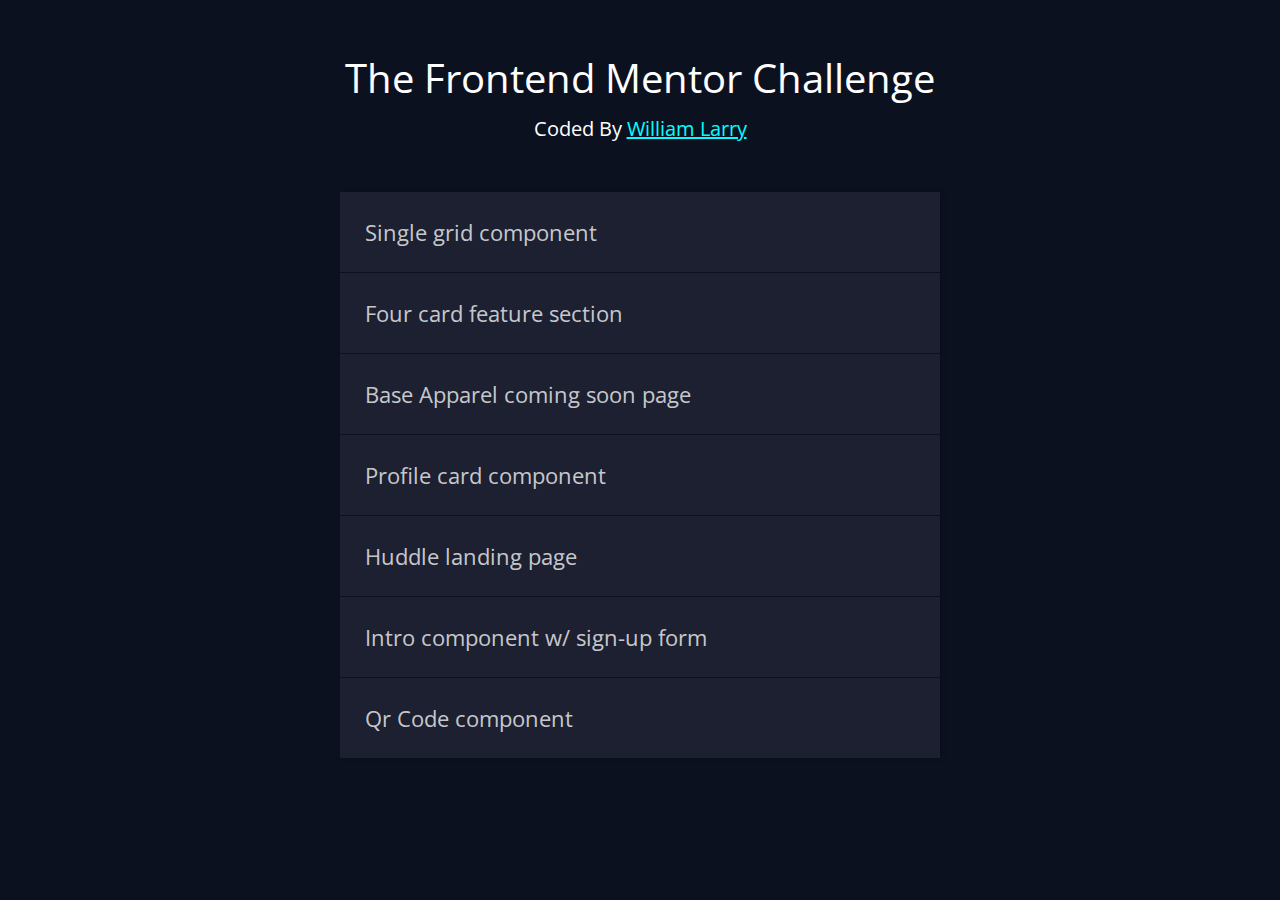
<file: index.html>
<!DOCTYPE html>
<html lang="en">
<head>
    <meta charset="UTF-8">
    <meta name="viewport" content="width=device-width, initial-scale=1.0">
    <title>Frontend Mentor Challenge</title>
    <link rel="stylesheet" href="style.css">
</head>
<body>
    <header>
        <h1>The Frontend Mentor Challenge</h1>
        <h2>Coded By <a href="https://github.com/Willarry" target="_blank"> William Larry</a></h2>
    </header>
    <div class="list">
        <ul>
          <li>
            <h1>Single grid component</h1>
            <img class="close" src="./img/close.svg" />
            <div class="buttons">
              <a href="https://singleprice-component.netlify.app/" target="_blank"><img src="./img/eye.svg" alt="">
                <p>preview</p>
              </a>
              <a href="https://github.com/Willarry/Frontend-mentor-challenges/tree/main/single-price-grid-component-master"
                target="_blank"><img src="./img/github.svg" alt="">
                <p>source Code</p>
              </a>
            </div>
          </li>
          <li>
            <h1>Four card feature section</h1>
            <img class="close" src="./img/close.svg" />
            <div class="buttons">
              <a href="https://four-card-feature-sec.netlify.app/" target="_blank"><img src="./img/eye.svg" alt="">
                <p>preview</p>
              </a>
              <a href="https://github.com/Willarry/Frontend-mentor-challenges/tree/main/four-card-feature-section/four-card-feature-section-master"
                target="_blank"><img src="./img/github.svg" alt="">
                <p>source Code</p>
              </a>
            </div>
          </li>
          <li>  
            <h1>Base Apparel coming soon page</h1>
            <img class="close" src="./img/close.svg" />
            <div class="buttons">
              <a href="https://base-apparel-wl.netlify.app/" target="_blank"><img src="./img/eye.svg" alt="">
                <p>preview</p>
              </a>
              <a href="https://github.com/Willarry/Frontend-mentor-challenges/tree/main/base-apparel-coming-soon-master"
                target="_blank"><img src="./img/github.svg" alt="">
                <p>source Code</p>
              </a>
            </div>
          </li>
          <li>  
            <h1>Profile card component</h1>
            <img class="close" src="./img/close.svg" />
            <div class="buttons">
              <a href="https://profile-card-wl.netlify.app/" target="_blank"><img src="./img/eye.svg" alt="">
                <p>preview</p>
              </a>
              <a href="https://github.com/Willarry/Frontend-mentor-challenges/tree/main/profile-card-component-main"
                target="_blank"><img src="./img/github.svg" alt="">
                <p>source Code</p>
              </a>
            </div>
          </li>  
             <li>  
            <h1>Huddle landing page</h1>
            <img class="close" src="./img/close.svg" />
            <div class="buttons">
              <a href="https://huddle-landing-wl.netlify.app/" target="_blank"><img src="./img/eye.svg" alt="">
                <p>preview</p>
              </a>
              <a href="https://github.com/Willarry/Frontend-mentor-challenges/tree/main/huddle-landing-page-with-single-introductory-section-master"
                target="_blank"><img src="./img/github.svg" alt="">
                <p>source Code</p>
              </a>
            </div>
          </li>  
            <li>  
                <h1>Intro component w/ sign-up form</h1>
                <img class="close" src="./img/close.svg" />
                <div class="buttons">
                  <a href="https://intro-component-wl.netlify.app/" target="_blank"><img src="./img/eye.svg" alt="">
                <p>preview</p>
              </a>
              <a href="https://github.com/Willarry/Frontend-mentor-challenges/tree/main/intro-component-with-signup-form-master"
                target="_blank"><img src="./img/github.svg" alt="">
                <p>source Code</p>
              </a>
            </div>
          </li>  
            <li>  
                <h1>Qr Code component</h1>
                <img class="close" src="./img/close.svg" />
                <div class="buttons">
                  <a href="https://qr-code-component-wl.netlify.app/" target="_blank"><img src="./img/eye.svg" alt="">
                <p>preview</p>
              </a>
              <a href="https://github.com/Willarry/Frontend-mentor-challenges/tree/main/qr-code-component-main"
                target="_blank"><img src="./img/github.svg" alt="">
                <p>source Code</p>
              </a>
            </div>
          </li>  
          <script src="./app.js"></script>
</body>
</html>
</file>
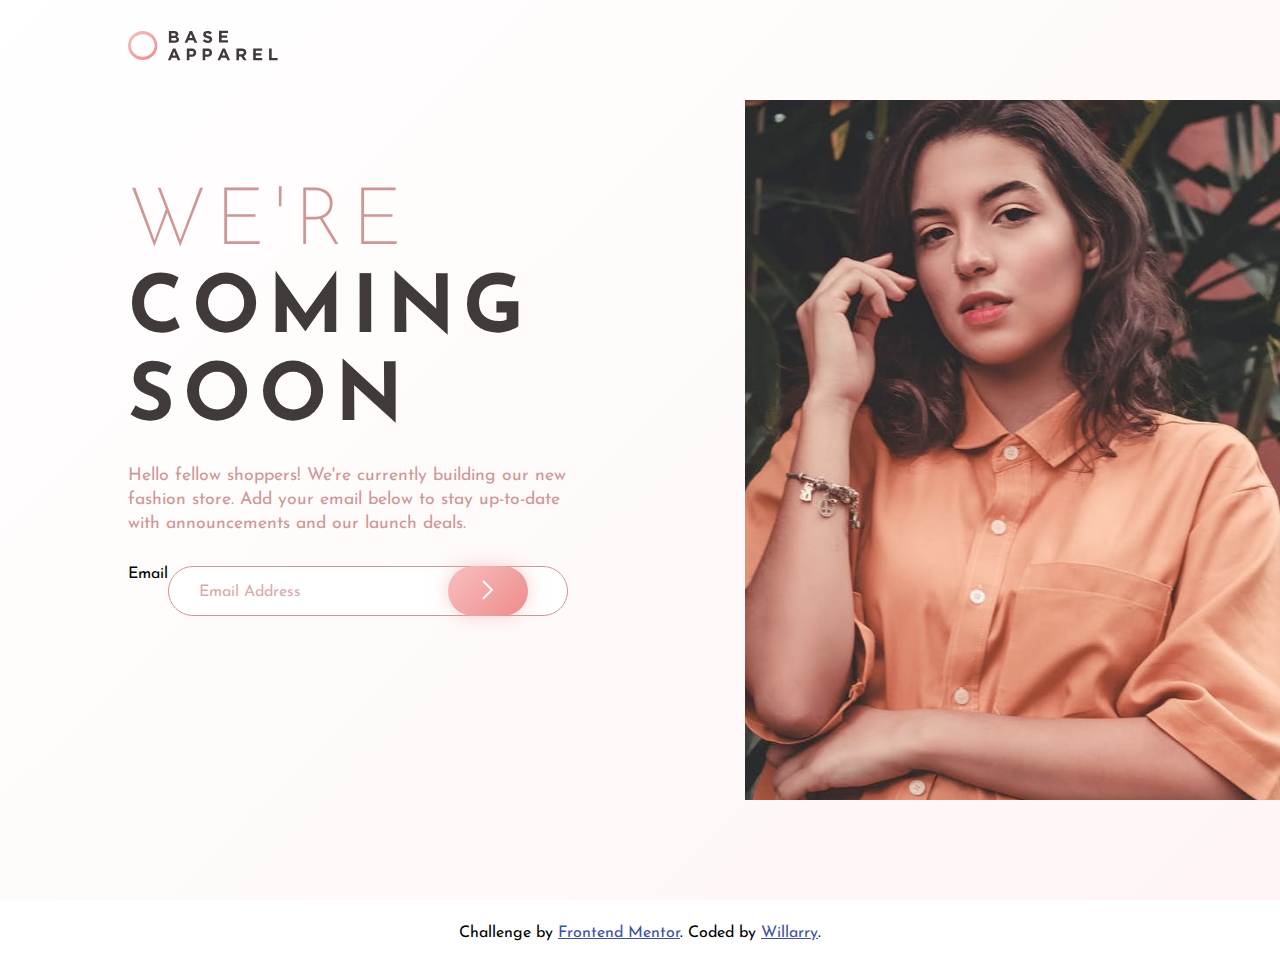
<file: base-apparel-coming-soon-master/index.html>
<!DOCTYPE html>
<html lang="en">
<head>
  <meta charset="UTF-8">
  <meta name="viewport" content="width=device-width, initial-scale=1.0">
  <link rel="icon" type="image/png" sizes="32x32" href="./images/favicon-32x32.png">
  <link rel="stylesheet" href="./style.css">  
  <title>Frontend Mentor | Base Apparel coming soon page</title>
</head>
<body>
    <header><img src="./images/logo.svg" alt="logo"></header>
    <section class="container">
    <div class="left">
      <h1>We're <br/><span>coming<br/> soon</span></h1>
      <p>Hello fellow shoppers! We're currently building our new fashion store. 
      Add your email below to stay up-to-date with announcements and our launch deals.</p>
      <form action="#">
        <label for="Email">Email</label>
          <input name="Email" id="Email" value="" type="email" placeholder="Email Address">
          <img src="./images/icon-error.svg" class="error-icon" alt="">
          <button type="submit"><img src="./images/icon-arrow.svg" alt="arrow"></button>
          <p class="error-msg">Please provide a valid Email</p>
      </form>
    </div>
    <div class="right"></div>
  </section>
  <footer>
    <p class="attribution">
      Challenge by <a href="https://www.frontendmentor.io?ref=challenge" target="_blank">Frontend Mentor</a>. 
      Coded by <a href="https://github.com/Willarry">Willarry</a>.
    </p>
  </footer>
  <script src="./main.js"></script>
</body>
</html>
</file>
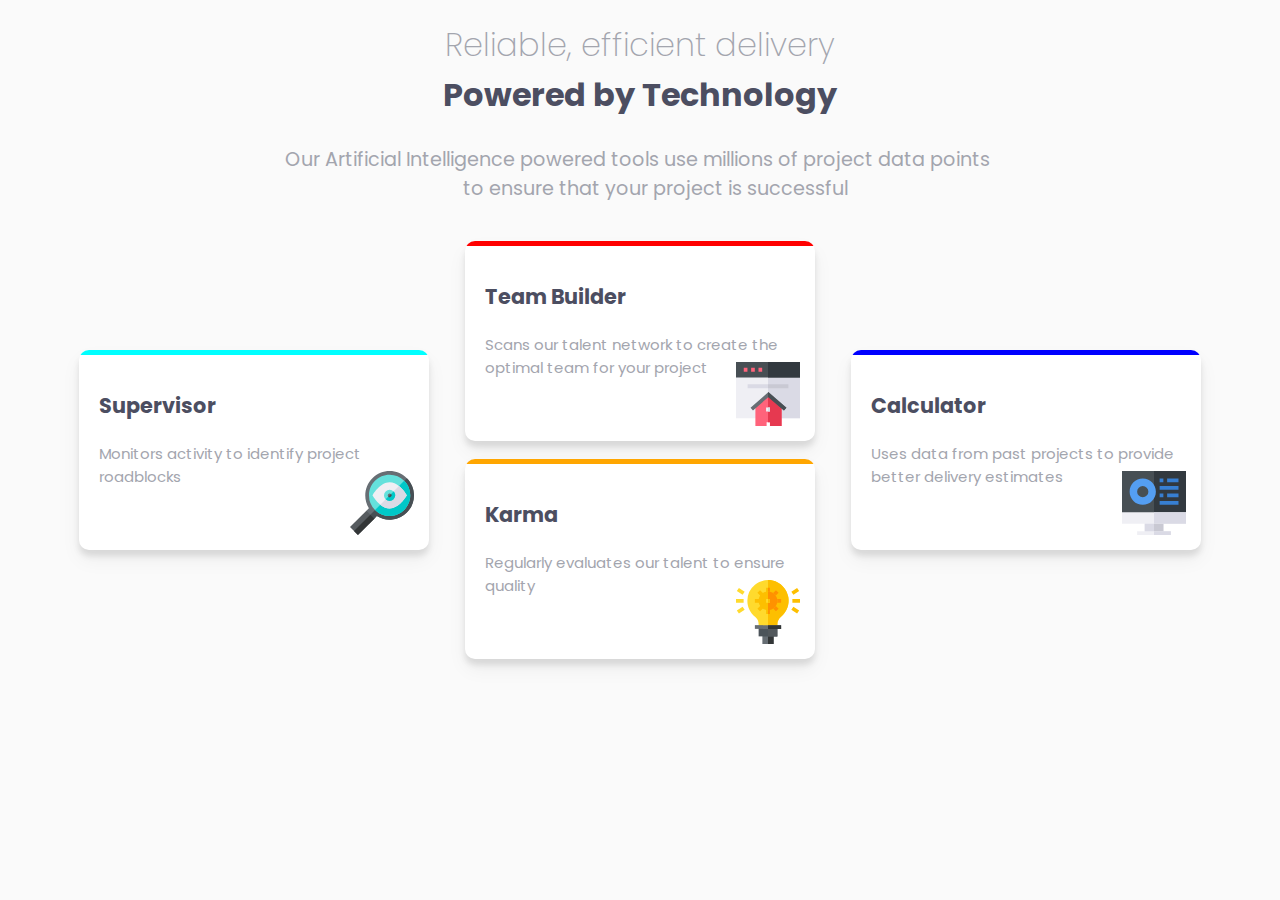
<file: four-card-feature-section-master/index.html>
<!DOCTYPE html>
<html lang="en">
<head>
  <meta charset="UTF-8">
  <meta name="viewport" content="width=device-width, initial-scale=1.0"> 
  <link rel="icon" type="image/png" sizes="32x32" href="./images/favicon-32x32.png">
  
  <link rel="stylesheet" href="style.css">
  <title>Frontend Mentor | Four card feature section</title>
</head>
<body>
  <main>
      <div class="top-container">
        <header>
          <h1>Reliable, efficient delivery</h1>
          <h2>Powered by Technology</h2>
        </header>
          <p>Our Artificial Intelligence powered tools use millions of project data points 
      to ensure that your project is successful</p>
      </div>
      <section class="box-section">
        <div class="col col-cyan">
            <div class="supervisor-container">
              <h3>Supervisor</h3>
                <p>Monitors activity to identify project roadblocks</p> <img src="./images/icon-supervisor.svg" alt="">
            </div>
        </div>
        <div class="row-set">
        <div class="col col-red">  
            <div class="team-container">
              <h3>Team Builder</h3>
                <p> Scans our talent network to create the optimal team for your project</p> <img src="./images/icon-team-builder.svg" alt="" >
            </div>
        </div>
        <div class="col col-orange">
            <div class="karma-container">
              <h3>Karma</h3>
                <p>Regularly evaluates our talent to ensure quality</p> <img src="./images/icon-karma.svg" alt="">
            </div>
        </div>
      </div>
        <div class="col col-blue">
            <div class="calc-container">
              <h3>Calculator</h3>
                <p>Uses data from past projects to provide better delivery estimates</p> <img src="./images/icon-calculator.svg" alt="" >
            </div>
        </div> 
      </section>
  </main>

</body>
</html>
</file>
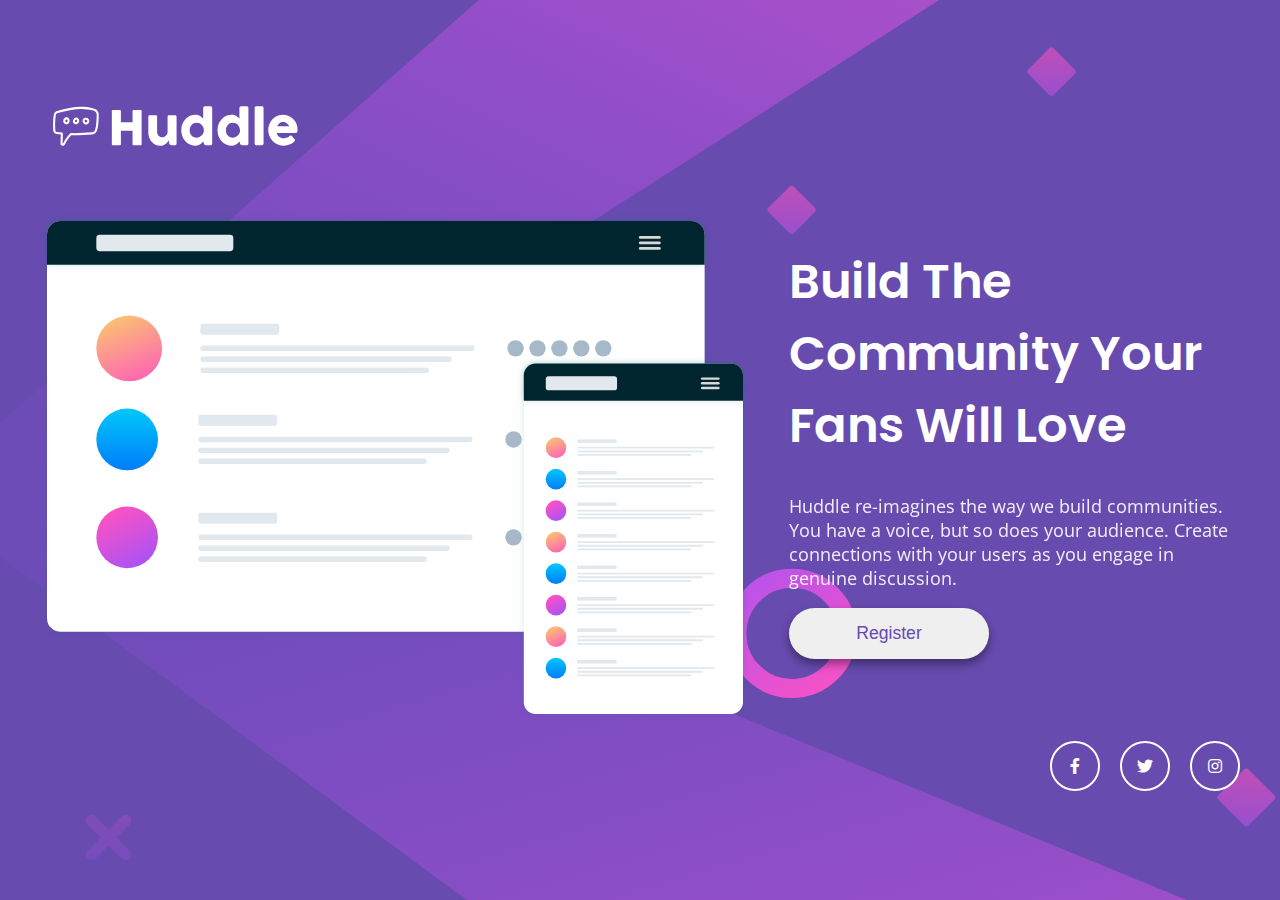
<file: huddle-landing-page-with-single-introductory-section-master/index.html>
<!DOCTYPE html>
<html lang="en">
<head>
  <meta charset="UTF-8">
  <meta name="viewport" content="width=device-width, initial-scale=1.0">
  <link rel="icon" type="image/png" sizes="32x32" href="./images/favicon-32x32.png">
  <link rel="stylesheet" href="./style.css">
  <link rel="stylesheet" href="https://cdnjs.cloudflare.com/ajax/libs/font-awesome/5.12.1/css/all.min.css">
  <title>Frontend Mentor | Huddle landing page with single introductory section</title>
</head>
<body>
  <div class="container">
    <div class="logo">
      <img src="./images/logo.svg" alt="logo">
    </div>
      <div class="hud-flex">
          <div> 
            <img src="./images/illustration-mockups.svg" alt="illustration">
          </div>
      <div class="hud-text">
        <h1>Build The Community Your Fans Will Love</h1>
          <p>Huddle re-imagines the way we build communities. You have a voice, but so does your audience. 
          Create connections with your users as you engage in genuine discussion.</p>
          <button>Register</button> 
      </div>
      </div>
      <ul class="social-links">
        <li>
          <a href="#">
            <i class="fab fa-facebook-f"></i>
          </a>
        </li>
        <li>
          <a href="#">
            <i class="fab fa-twitter"></i>
          </a>
        </li>
        <li>
          <a href="#">
            <i class="fab fa-instagram"></i>
          </a>
        </li>
      </ul>
  </div>
</body>
</html>
</file>
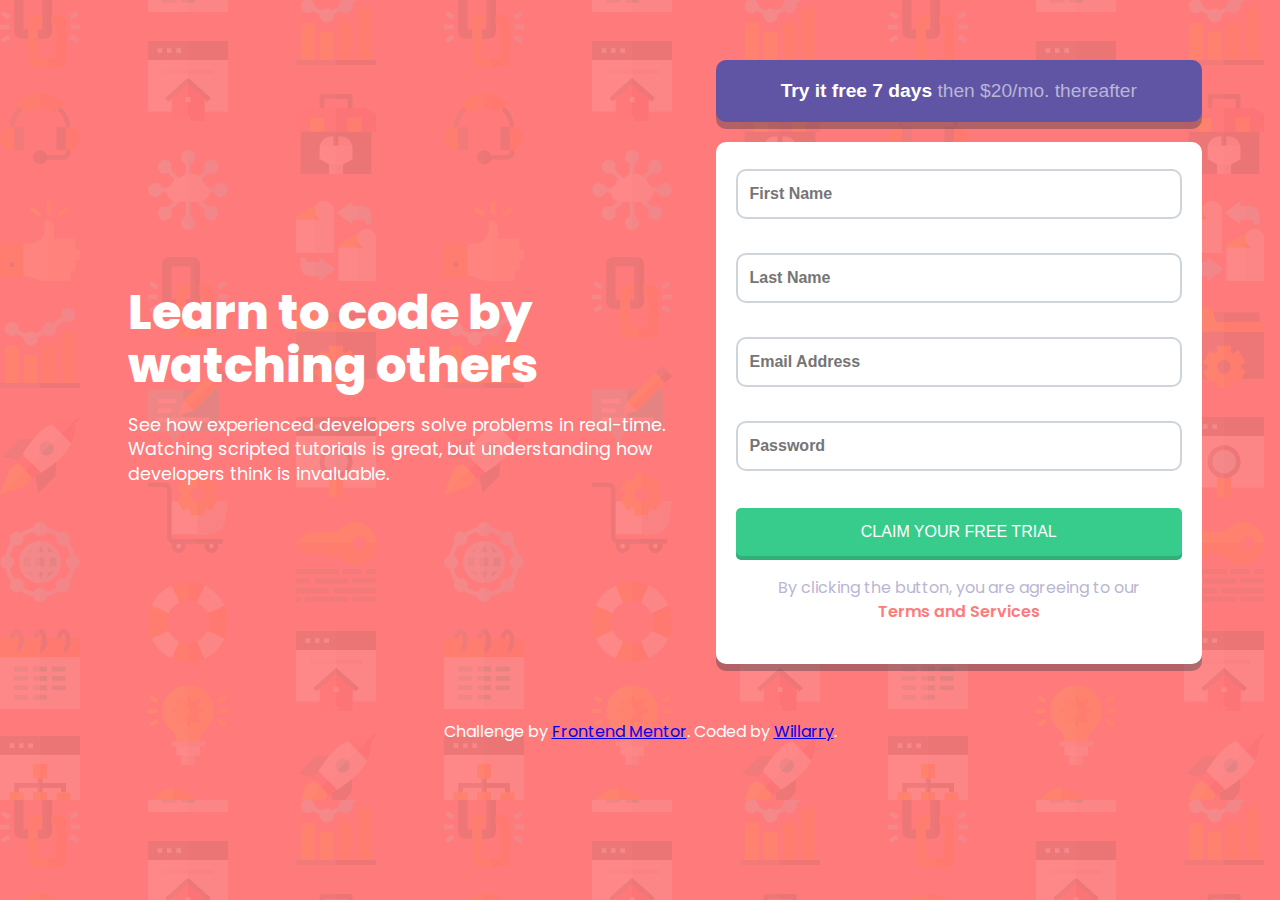
<file: intro-component-with-signup-form-master/index.html>
<!DOCTYPE html>
<html lang="en">
<head>
  <meta charset="UTF-8">
  <meta name="viewport" content="width=device-width, initial-scale=1.0">

  <link rel="icon" type="image/png" sizes="32x32" href="./images/favicon-32x32.png">
  
  <title>Frontend Mentor | Intro component with sign up form</title>
  <link rel="stylesheet" href="./style.css">
</head>
<body>
  <div class="container">
    <div class="text-section">
      <h1>Learn to code by watching others</h1>
      <p>See how experienced developers solve problems in real-time. Watching scripted tutorials is great, 
        but understanding how developers think is invaluable.</p>
    </div>

    <div class="form-container">
      <button class="cta"><span>Try it free 7 days</span> then  $20/mo. thereafter</button>
      <div class="form-field">
        <form action="/" method="GET" id="form">
          <div class="input-field">
            <label for="fname">First Name</label>
              <input type="text" placeholder="First Name" name="fname" id="fname">
              <img src="./images/icon-error.svg" alt="" class="error-icon">
              <p class="error-msg">First Name cannot be empty</p> 
          </div>
          <div class="input-field">
            <label for="lname">Last Name</label>     
              <input type="text" placeholder="Last Name" name="lname" id="lname">
              <img src="./images/icon-error.svg" alt="" class="error-icon">
              <p class="error-msg">Last Name cannot be empty</p> 
          </div>
          <div class="input-field">
            <label for="email">Email</label>
              <input type="email" placeholder="Email Address" name="email" id="email">
              <img src="./images/icon-error.svg" alt="" class="error-icon">
              <p class="error-msg">Looks like this is not an email</p> 
          </div>
          <div class="input-field">
            <label for="password"></label>
              <input type="password" placeholder="Password" name="password" id="password">
              <img src="./images/icon-error.svg" alt="" class="error-icon">
              <p class="error-msg">Password cannot be empty</p> 
          </div>
          <button type="submit" class="sub-btn">Claim your free trial</button>
        </form>
          <div class="terms"><p>By clicking the button, you are agreeing to our <a href="#">Terms and Services</a></p></div>
      </div>
    </div>
  </div>
  <footer>
    <p class="attribution">
      Challenge by <a href="https://www.frontendmentor.io?ref=challenge" target="_blank">Frontend Mentor</a>. 
      Coded by <a href="https://www.github.com/Willarry">Willarry</a>.
    </p>
  </footer>
  <script src="./script.js"></script>
</body>
</html>
</file>
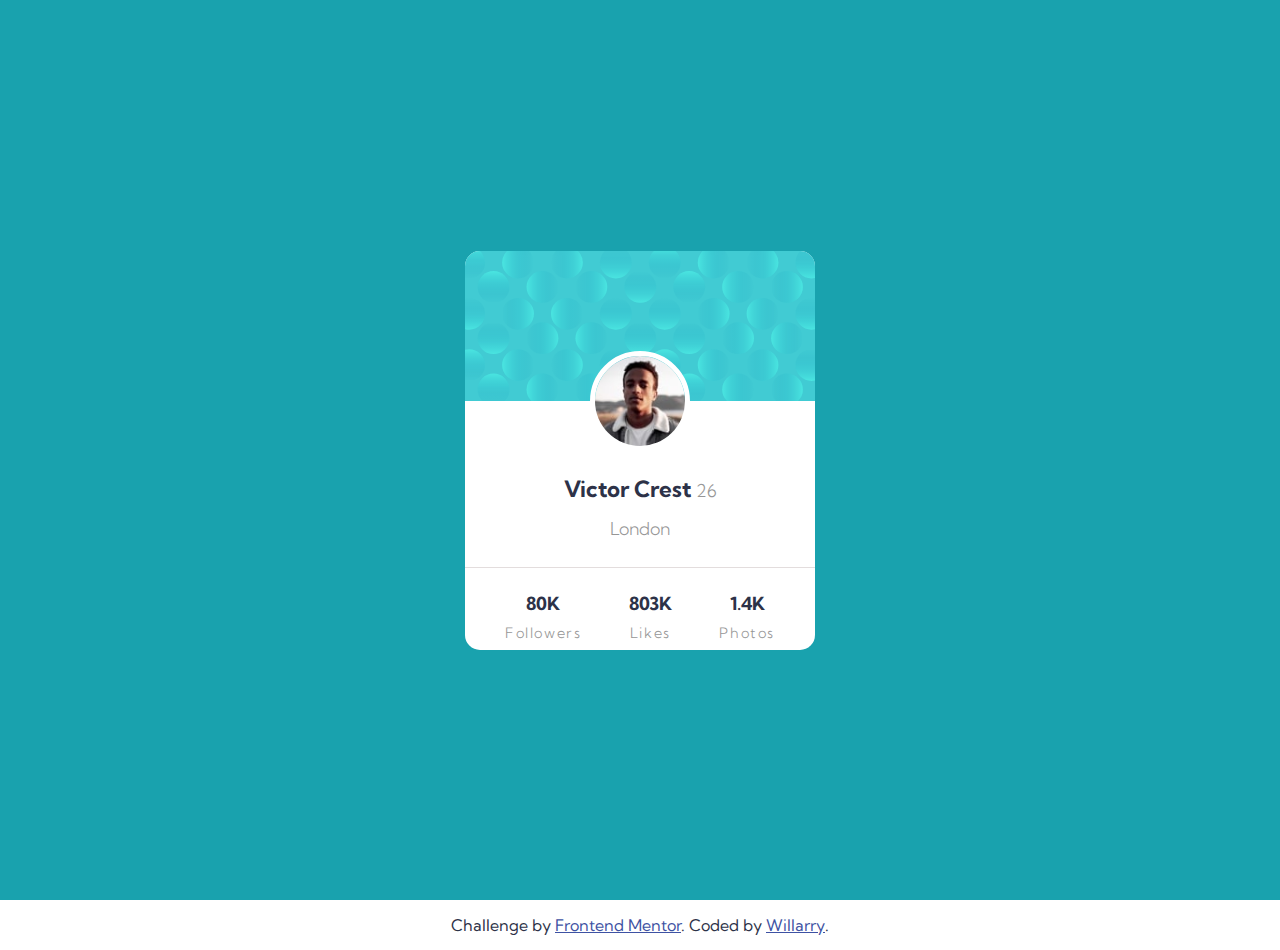
<file: profile-card-component-main/index.html>
<!DOCTYPE html>
<html lang="en">
<head>
  <meta charset="UTF-8">
  <meta name="viewport" content="width=device-width, initial-scale=1.0"> 
  <link rel="icon" type="image/png" sizes="32x32" href="./images/favicon-32x32.png">
  <link rel="stylesheet" href="./style.css">
  <title>Frontend Mentor | Profile card component</title>
</head>
<body>
  <section class="main">
    <div class="container">
      <div class="upper-container"></div>
          <div class="img-sec"><img src="./images/image-victor.jpg" alt=""></div>
      <div class="card-body">
      <h2 class="name">Victor Crest <span class="age">26</span></h2>
      <h3 class="city">London</h3>
      <div class="activity-container">
        <h4>80K <span class="act">Followers</span></h4>
        <h4>803K <span class="act">Likes</span></h4>
        <h4>1.4K <span class="act">Photos</span></h4>
      </div>
    </div>
    </div>
  </section>
    <div class="attribution">
      Challenge by <a href="https://www.frontendmentor.io?ref=challenge" target="_blank">Frontend Mentor</a>. 
      Coded by <a href="https://www.github.com/Willarry">Willarry</a>.
  </div>
</body>
</html>
</file>
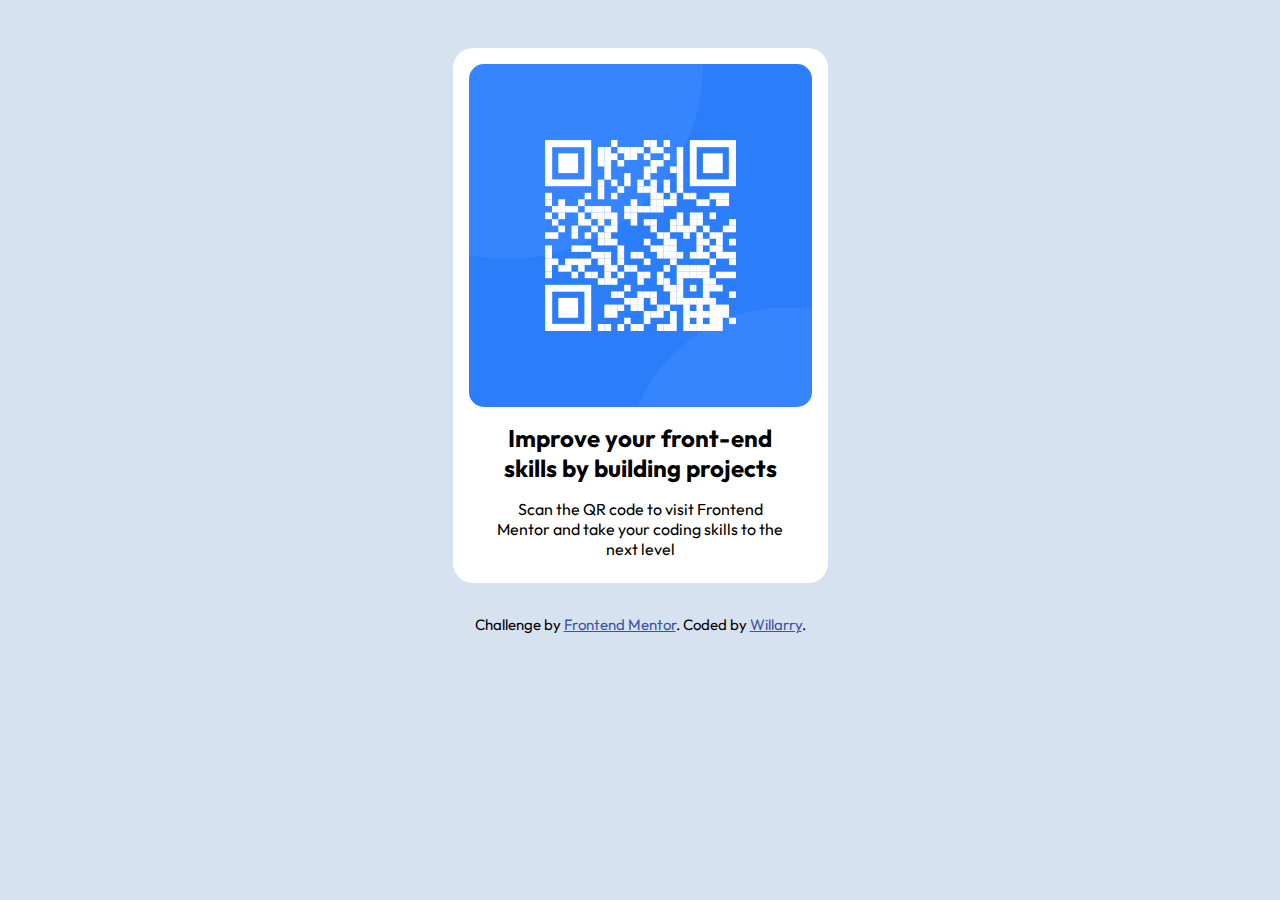
<file: qr-code-component-main/index.html>
<!DOCTYPE html>
<html lang="en">
<head>
  <meta charset="UTF-8">
  <meta name="viewport" content="width=device-width, initial-scale=1.0"> <!-- displays site properly based on user's device -->

  <link rel="icon" type="image/png" sizes="32x32" href="./images/favicon-32x32.png">
  
  <title>Frontend Mentor | QR code component</title>
  <link rel="stylesheet" href="./style.css">
</head>
<body>
  <div class="container">
    <img src="./images/image-qr-code.png" alt="">
    <div class="all-text">
      <h2>Improve your front-end skills by building projects</h3>
      <p>Scan the QR code to visit Frontend Mentor and take your coding skills to the next level</p>
    </div>
  </div>
  <div class="attribution">
    Challenge by <a href="https://www.frontendmentor.io?ref=challenge" target="_blank">Frontend Mentor</a>. 
    Coded by <a href="https://www.github.com/Willarry/">Willarry</a>.
  </div>
</body>
</html>
</file>
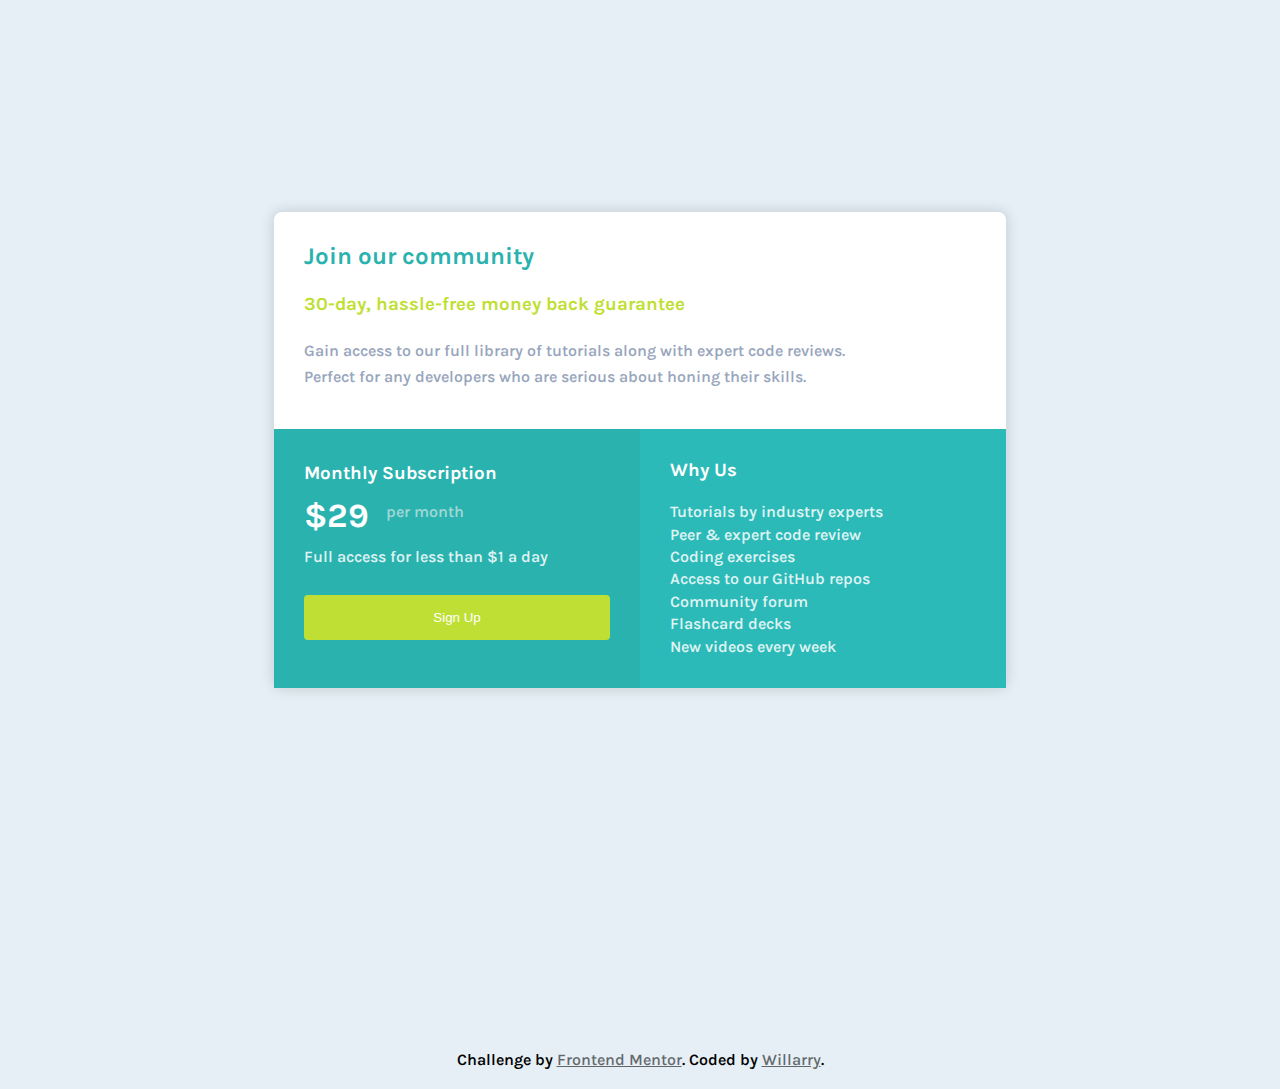
<file: single-price-grid-component-master/index.html>
<!DOCTYPE html>
<html lang="en">
<head>
  <meta charset="UTF-8">
  <meta name="viewport" content="width=device-width, initial-scale=1.0">
<link rel="stylesheet" href="./style.css">
  <link rel="icon" type="image/png" sizes="32x32" href="./images/favicon-32x32.png">
  <link rel="preconnect" href="https://fonts.gstatic.com">
<link href="https://fonts.googleapis.com/css2?family=Karla&display=swap" rel="stylesheet"> 
  <title>Frontend Mentor | Single Price Grid Component</title>
</head>
<body>
  <main>
    <div class="container">
      <div class="community-sec">
        <h2 class="com-header">Join our community</h2>

          <h3>30-day, hassle-free money back guarantee</h3>
  
            <p>Gain access to our full library of tutorials along with expert code reviews. <br> Perfect for any developers who are serious about honing their skills.</p>
      </div>
    <div class="flex-contain">
      <div class="flex-left">
        <h3>Monthly Subscription</h3>

          <span class="dol"> &dollar;29 </span> <span class="date"> per month</span> 
 
          <p>Full access for less than &dollar;1 a day</p> 
  
            <button class="btn">Sign Up</button> 
      </div>
      <div class="flex-right">
        <h3 class="flex-right-header">Why Us</h3>
              <ul class="right-container">
                <li> Tutorials by industry experts</li>
                <li> Peer &amp; expert code review</li>
                <li>Coding exercises</li>
                <li>Access to our GitHub repos</li>
                <li>Community forum</li>
                <li>Flashcard decks  </li>
                <li>New videos every week</li>
              </ul>  
      </div>
    </div>
</div>
  </main>
  <footer>
    <p class="attribution">
      Challenge by <a href="https://www.frontendmentor.io?ref=challenge" target="_blank">Frontend Mentor</a>. 
      Coded by <a href="https://www.github.com/Willarry">Willarry</a>.
    </p>
  </footer>
</body>
</html>
</file>
<file: style.css>
@import url('https://fonts.googleapis.com/css2?family=Open+Sans:wght@300;400;700&display=swap');
* {
	padding: 0;
	margin: 0;
	box-sizing: border-box;
}
::selection {
	background-color: black;
	color: white;
}
body {
	font-family: 'Open Sans', sans-serif;
	min-height: 100vh;
	padding-bottom: 100px;
	background-color: #0c1120;
	color: #ffffff;
	outline: none;
}
header {
	padding: 50px 30px 50px 30px;
	text-align: center;
}
header h1 {
	font-family: 'Open Sans', sans-serif;
	font-weight: 400;
	font-size: 30px;
}
header h2 {
	margin-top: 10px;
	font-weight: 400;
	font-size: 20px;
}
header a {
	color: aqua;
	text-decoration: underline;
}
.list {
	max-width: 600px;
	margin: 0 auto;
	text-align: left;
	box-shadow: 2px 0 5px rgba(0, 0, 0, 0.2);
}
.list ul {
	list-style: none;
	width: 100%;
}
.list ul li {
	position: relative;
	cursor: pointer;
	width: 100%;
	height: auto;
	padding: 20px 25px;
	background-color: #1d2031;
	transition: .3s ease background-color;
	margin-bottom: 1px;
	overflow: hidden;
}
.list ul li:hover {
	background-color: #22232b;
}
.list ul li h1 {
	line-height: 40px;
	color: rgba(255, 255, 255, 0.76);
	text-decoration: none;
	font-weight: 400;
	font-size: 22px;
}
.list .buttons {
	display: flex;
	align-items: center;
	justify-content: center;
	flex-direction: row;
	flex-wrap: wrap;
	height: 0;
	transition: .3s ease height;
	visibility: hidden;
}
.list ul li .buttons a {
	display: flex;
	align-items: center;
	justify-content: center;
	flex-direction: row;
	flex-wrap: no-wrap;
	padding: 5px 10px;
	margin: 5px 3px;
	background-color: #2d2f35;
	border-radius: 8px;
	font-size: 18px;
	color: rgba(255, 255, 255, 0.712);
	text-decoration: none;
	transition-delay: .1s;
	transition: .5s ease;
	transition-property: opacity, margin-top, background-color;
	opacity: 0;
}
.list ul li .buttons a img {
	display: inline-block;
	height: 25px;
	width: 25px;
	padding-right: 5px;
}
.list ul li .buttons a p {
	display: inline-block;
}
.list ul li a:hover {
	background-color: black;
}
.list li .close {
	visibility: hidden;
	position: absolute;
	top: 10px;
	right: 10px;
	height: 25px;
	width: 25px;
    cursor: pointer;
}
.list li.active {
	cursor: auto;
}
.list li.active img {
	visibility: visible;
}
.list li.active .buttons {
	visibility: visible;
	height: 60px;
}
.list li.active .buttons a {
	animation: button-animation .5s ease forwards;
}
.list li.active .buttons a:nth-child(1) {
	animation-delay: .1s;
}
.list li.active .buttons a:nth-child(2) {
	animation-delay: .15s;
}
.list li.active .buttons a:nth-child(3) {
	animation-delay: .2s;
}
@keyframes button-animation {
	0% {
		opacity: 0;
		transform: translateY(40px);
	}
	100% {
		opacity: 1;
		transform: translateY(0px);
	}
}
@media only screen and (max-width: 550px) {
	.list li.active .buttons {
		height: 80px;
		justify-content: flex-start;
	}
	.list ul li h1 {
		font-size: 18px;
		letter-spacing: 2px;
	}
	header h1 {
		font-size: 22px;
	}
}
@media only screen and (min-width: 768px) {
	header h1 {
		font-size: 40px;
	}
}
</file>
<file: base-apparel-coming-soon-master/style.css>
@import url('https://fonts.googleapis.com/css2?family=Josefin+Sans:wght@300;400;600&display=swap');
* {
    margin: 0;
    padding: 0; 
    box-sizing: border-box;
}
body {
    font-family: "josefin sans", sans-serif;
    font-size: 16px;
}
header {
    position: absolute;
    height: auto;
    width: 100%;
    padding: 30px;
}
header img {
    width: 150px;
}
.container {
    width: 100%;
    padding-top: 100px;
    padding-bottom: 50px;
    display: flex;
    justify-content: flex-end;
    align-items: center;
    min-height: 100vh;
    flex-direction: column-reverse;
    background-image: linear-gradient(135deg, hsl(0, 0%, 100%), hsl(0, 100%, 98%));
	
}
.container .left{
    width: 100%;
    padding: 50px 30px 0 30px;
}
.container .right {
    width: 100%;
    height: 300px;
    background-image: url(./images/hero-mobile.jpg);
    background-size: cover;
    background-repeat: no-repeat;
}
.container .left h1 {
    font-size: 3.2rem;
    text-align: center;
    letter-spacing: .5rem;
    color: hsl(0, 36%, 70%);
    text-transform: uppercase;
    line-height: 3.3rem;
    font-weight: 200;
}
.container .left h1 span {
	color: hsl(0, 6%, 24%);
    font-weight: 700;
}
.container .left p{
    max-width: 450px;
    text-align: center;
    color: hsl(0, 36%, 70%);
    font-size: .9rem;
    line-height: 1.5rem;
    margin: 20px auto 40px auto;
}
.container form {
    position: relative;
    display: block;
    height: 50px;
    width: 100%;
    max-width: 400px;
    margin: 0 auto;
}
.container form input {
	position: absolute;
	width: 100%;
	outline: none;
	border: 1px solid hsl(0, 36%, 70%);
	height: 100%;
	border-radius: 50px;
	padding-left: 30px;
	font-family: 'Josefin Sans', sans-serif;
	font-size: 1.1rem;
}
.container form button {
    cursor: pointer;
	position: absolute;
	right: 0;
	border: none;
	height: 100%;
    border-radius: 50px;
    outline: none;
	color: white;
	width: 70px;
	background-image: linear-gradient(135deg, hsl(0, 80%, 86%), hsl(0, 74%, 74%));
	box-shadow: 0px 0px 18px 1px #f4aaab82;
	transition: .3s ease box-shadow;
}
.container form input::placeholder {
	color: hsl(0, 36%, 70%);
	font-family: 'Josefin Sans', sans-serif;
	font-size: 1rem;
	opacity: .8;
}
.container form button:hover {
	background-image: linear-gradient(135deg, hsl(0, 80%, 86%), hsla(0, 52%, 80%, 1));
	box-shadow: 0px 0px 13px 2px #f4aaabbf;
}
.container form .error-icon {
    display: inline-block;
    position: absolute;
    top: 25%;
    right: 80px;
    display: none;
}
.container form .error-msg {
    position: absolute;
    left: 30px;
    top: 40px;
    display: none;
}
.container form.error .error-msg, .container form.error .error-icon {
    display: block;
}
.container form.error input {
    border: 2px solid  hsl(0, 93%, 68%);
}
.attribution { font-size: 16px; text-align: center; }
.attribution a { color: hsl(228, 45%, 44%); }

footer{
    padding: 25px 0;
}
@media only screen and (min-width: 768px) {
	header {
		padding-left: 10%;
	}
	.container {
		padding-top: 0;
		flex-direction: row;
		padding-bottom: 0;
	}
	.container .left {
		padding-top: 20vh;
		width: 100%;
		height: 100vh;
		padding-left: 10%;
	}
	.container .left h1 {
		text-align: left;
		font-size: 5rem;
		line-height: 5.5rem;
	}
	.container .left p {
		margin-left: 0;
		text-align: left;
		font-size: 1.1rem;
    }
    .container .right {
        background-image: url(./images/hero-desktop.jpg);
        height: 700px;
        width: 80%;
        background-size: cover;
        background-position: center; 
    }
	.container form {
        margin-left: 0;
        margin-top: -10px;
    }
	.container form button {
		width: 80px;
	}
}
</file>
<file: four-card-feature-section-master/style.css>
@import url('https://fonts.googleapis.com/css2?family=Poppins:wght@200;400;600&display=swap');
* {
  border: 0;
  padding: 0;
  box-sizing: border-box;
}
body {
  width: 80%;
  display: flex;
  align-items: center;
  justify-content: center;
  margin: auto;
  font-size: 15px;
  font-family: poppins, sans-serif;
  background: hsl(0, 0%, 98%);
}
p {
  color: hsl(229, 6%, 66%);
}
header{
  white-space: nowrap;
}
.top-container {
  text-align: center;
}
.top-container h1 {
  font-size: 2rem;
  font-weight: 200;
  color: hsl(229, 6%, 66%);
}
.top-container h2 {
  margin-top: -20px;
  font-size: 2rem;
  color: hsl(234, 12%, 34%);
}
.top-container p {
  font-size: 1.2rem;
  white-space: pre-wrap;
  text-align: center;
}

.col {
  position: relative;
  background: #fff;
  border-radius: 10px;
  overflow: hidden;
  margin: 18px auto;
  height: 200px;
  padding: 20px;
  width: 350px;
  box-shadow: 0 10px 20px rgba(0, 0, 0, 0.05), 0 6px 6px rgba(0, 0, 0, 0.1);
}
.col img {
  position: absolute;
  padding: 15px;
  right: 0;
  bottom: 0;
}
.col h3 {
  font-size: 1.3rem;
  color: hsl(234, 12%, 34%);
}
.col::after {
  content: "";
  position: absolute;
  top: 0;
  left: 0;
  height: 5px;
  width: 100%;
}
.col-red::after {
  background-color: hsl(0, 100%, 50%);
}
.col-cyan::after {
  background-color: hsl(180, 100%, 50%);
}
.col-orange::after {
  background-color: hsl(39, 100%, 50%);
}
.col-blue::after {
  background-color: hsl(240, 100%, 50%);
}
@media (min-width: 768px) {
  .box-section {
    display: flex;
    align-items: center;
  }
  .col {
    margin: 18px;
  }
}
</file>
<file: huddle-landing-page-with-single-introductory-section-master/style.css>
@import url('https://fonts.googleapis.com/css2?family=Poppins:wght@400;600&display=swap');
@import url('https://fonts.googleapis.com/css2?family=Open+Sans&display=swap');
* {
    box-sizing: border-box;
}
body {
    background-image: url(./images/bg-desktop.svg);
    background-size: cover;
    background-color: hsl(257, 40%, 49%);
    font-family:"open sans", sans-serif;
    margin: 0;
    padding: 0;
    min-height: 100vh;
    display: flex;
    align-items: center;
    justify-content: center;
}
.container {
    width: 1200px;
    max-width: 100%;
} 
.logo {
    margin-bottom: 50px;
    width: 160px;
}
h1 {
    font-family: poppins, sans-serif;
    font-weight: 600;
    font-size: 3rem;
}
img {
    width: auto;
}

.hud-flex {
    display: flex;
}
.hud-flex > div {
    flex: 1;
}
.hud-text {
    color: white;
    margin-left: 40px;
    font-size: .9rem;
}
.hud-text p {
    line-height: 1.5rem;
    font-size: 1.1rem;
    opacity: .9;
}
button {
    padding: 15px;
    border-radius: 50px;
    border: none;
    font-size: 1.1rem;
    margin-bottom: 40px;
    box-shadow: 0 5px 10px rgba(0, 0, 0, 0.4);
    color: hsl(257, 40%, 49%);
    width: 200px;
}
button:hover {
    cursor: pointer;
}
.social-links {
	display: flex;
	justify-content: flex-end;
	padding: 0;
	list-style-type: none;
}
.social-links a {
	border-radius: 50%;
	border: 2px solid #fff;
	color: #fff;
	display: inline-flex;
	align-items: center;
	justify-content: center;
	margin-left: 20px;
	height: 50px;
	width: 50px;
	text-decoration: none;
}


@media screen and (max-width:768px) {
   body {
       width: 400px;
       margin: 30px auto;
    }
   img {
       max-width: 100%;
   }
   .hud-flex {
       flex-direction: column;
   }
   .hud-text {
       font-size: .2rem;
       text-align: center;
       margin: 0;
       margin-top: 40px;
   }
   h1 {
       font-size: 2rem;
   }
  
   button {
       width: 50%;
   }
   .social-links {
    justify-content: center;
    }
}
</file>
<file: intro-component-with-signup-form-master/style.css>
@import url('https://fonts.googleapis.com/css2?family=Poppins:wght@400;500;600;700&display=swap');
*{
    margin: 0;
    box-sizing: border-box;
}
body{
    background: url(./images/bg-intro-mobile.png);
    background-color: hsl(0, 100%, 74%);
    color: #fff;
    width: 80%;
    margin: 0 auto;
    font-family: poppins, sans-serif;
}
.text-section{
    text-align: center;
    font-size: 1.1rem;
    margin-top: 70px;
}
.text-section h1{
    font-weight: 800;
    line-height: 1.1em;
}
.text-section p{
    padding-top: 20px;
    line-height: 1.4em;
}
.form-container{
    display: flex;
    flex-direction: column;
}
.cta{
    background-color: hsl(248, 32%, 49%);
    color: hsl(246, 25%, 77%);
    padding: 20px 30px;
    border-radius: 10px;
    border: none;
    font-size: 1.2rem;
    width: 100%;
    margin: 60px auto;
    box-shadow: 0 7px hsla(249, 10%, 26%, 0.4)
}
.cta span{
    color: #fff;
    font-weight: 600;
}
.form-field{
    background: #fff;
    padding: 20px;
    border-radius: 10px;
    margin-top: -40px;
    margin-bottom: 40px;
    box-shadow: 0 7px hsla(249, 10%, 26%, 0.4);
}
.form-field input{
    width: 100%;
    height: 50px;
    margin: 7px 0;
    border-radius: 10px;
    border-style: solid;
    border-color: #CED4DA;
}
.form-field input::placeholder{
    font-size: 1rem;
    padding: 10px;
    font-weight: 600;
    height: 90px;
}
.sub-btn{
    width: 100%;
    background-color: hsl(154, 59%, 51%);
    color: #fff;
    padding: 15px;
    font-size: 1rem;
    text-transform: uppercase;
    border: none;
    border-radius: 5px;
    margin-top: 10px;
    cursor: pointer;
    box-shadow: 0px 4px hsl(154, 56%, 44%);
}
.terms{
    color: hsl(246, 25%, 77%);
    text-align: center;
    margin: 20px;
    line-height: 1.5em;
}
.terms a{
    color: hsl(0, 100%, 74%);
    font-weight: 600;
    text-decoration: none;
}
footer .attribution { 
    font-size: 1rem; 
    text-align: center;
    padding: 15px;
}
.error-msg {
	text-align: right;
	font-size: .8rem;
	color: hsl(0, 100%, 74%);
	font-weight: 500;
}
.error-icon {
	position: absolute;
	right: 20px;
	top: 20px;
}
.input-field {
	position: relative;
	margin-bottom: 20px;
}
.error-icon,
.error-msg {
	display: none;
}

.input-field.error .error-msg,
.input-field.error .error-icon {
	display: block;
}
.input-field label{
    display: none;
}
.input-field.error input {
	border: 2px solid hsl(0, 100%, 74%);
}

@media screen and (min-width:768px){
    body{
        background: url(./images/bg-intro-desktop.png);
        background-color: hsl(0, 100%, 74%);
    }
    .container{
        display: flex;
        flex-direction: row;
    }
    .form-container{
        width: 60%;
        margin-right: -50px;
        margin-left: -50px;
    }
    .text-section{
        display: flex;
        flex-direction: column;
        justify-content: center;
        width: 70%;
        text-align: left;
        margin-right: 70px;
    }
    .text-section h1{
        font-size: 3rem;
    }
}
</file>
<file: profile-card-component-main/style.css>
@import url('https://fonts.googleapis.com/css2?family=Kumbh+Sans:wght@400;700&display=swap');
*{
    margin: 0;
    padding: 0;
    box-sizing: border-box;
}
body {
    font-family: "Kumbh sans", sans-serif;
    font-size: 18px;
    color: hsl(229, 23%, 23%);
}
.main {
    background: hsl(185, 75%, 39%);
    min-height: 100vh;
    display: flex;
    justify-content: center;
    align-items: center;
}
.container {
    background: hsl(0, 0%, 100%);
    text-align: center;
    max-width: 350px;
    border-radius: 15px;
    overflow: hidden;
}
.upper-container {
    height: 150px;
    width: 350px;
    background: url(./images/bg-pattern-card.svg);
    background-size: cover;
}
.img-sec {
    width: 100px;
    height: 100px;
    border-radius: 50%;
    overflow: hidden;
    margin: -50px auto -30px auto;
    border: 5px solid hsl(0, 0%, 100%);
}
.img-sec img{
    display: block;
    height: auto;
    width: 100%;
}
.card-body {
    margin-top: 54px;
    margin-bottom: -75px;
    height: 250px;
    line-height: 1.8rem;
}
.card-body .name {
    font-size: 1.4rem;
}
.card-body .city {
    margin-top: 10px;
}
.card-body .age, .card-body .city {
    font-weight: 300;
    font-size: 1.1rem;
    color:  hsl(0, 0%, 59%);
}
.activity-container .act {
    display:block;
    font-weight: 300;
    font-size: .9rem;
    color: hsl(0, 0%, 59%);
    letter-spacing: .1rem;
}
.activity-container {
    padding-top: 22px;
    padding-right: 40px;
    padding-left: 40px;
    border-top: 1px solid hsl(0, 10%, 88%);
    margin-top: 23px;
    display: flex;
    align-items: center;
    justify-content: space-between;
    flex-direction: row;
}
.attribution { 
    font-size: 16px; 
    text-align: center;
    padding: 15px;
}
.attribution a { 
    color: hsl(228, 45%, 44%); 
}
</file>
<file: qr-code-component-main/style.css>
@import url('https://fonts.googleapis.com/css2?family=Outfit:wght@400;700&display=swap');
*{
    margin: 0;
    padding: 0;
    box-sizing: border-box;
}
body{
    font-family: 'Outfit', sans-serif;
    background-color: hsl(212, 45%, 89%);
}
.container{
    width: 375px;
    display: flex;
    flex-direction: column;
    align-items: center;
    justify-content: center;
    margin: 3rem auto 2rem;
    padding: 1rem 1rem 1.5rem;
    background-color: hsl(0, 0%, 100%);
    border-radius: 20px;
    text-align: center;
}
.container img{
    width: 100%;
    border-radius: 15px;
}
.container h2{
    font-weight: 700;
    padding: 1rem;
}
.container p{
    font-weight: 400;
    margin: 0 22px;
}
.attribution{
    font-size: 15px; 
    text-align: center; 
}
.attribution a{
    color: hsl(228, 45%, 44%); 
}
</file>
<file: single-price-grid-component-master/style.css>
*{
    padding: 0;
    margin: 0;
    box-sizing: border-box;
}
body{
    background-color: rgb(229, 239, 245);
    font-family: "karla";
    font-size: 100%;
    font-weight: 600;
}
main{
    display: flex;
    height: 100vh;
    width: 100%;
    padding: 100px 30px;
}
.container{
    width: 80%;
    padding: 30px;
    margin-top: 345px;
    margin:auto;
    border-radius: 8px;
    background-color: white;
    box-shadow: 0px 0px 14px 1px #00000024;
}
.com-header{
    color:hsl(179, 62%, 43%)
}
.community-sec h3{
    color: hsl(71, 73%, 54%);
    margin-top: 23px;
}
.community-sec p{
    color:hsl(218, 22%, 67%);
    margin-top: 23px;
    line-height: 1.6;
    margin-bottom: 70px;
}
.flex-contain{
    margin: -30px;
    color: white;
}
.flex-left{
    background-color: hsl(179, 62%, 43%);
    padding: 30px;
    line-height: 1.6;
}
.flex-left p{
    color:rgba(255, 255, 255, 0.856);
}
.flex-right{
    background-color: hsl(179, 62%, 45%);
    padding: 30px;
}
.date{
    position: absolute;
    color: rgba(247, 243, 243, 0.589);
    margin-top:10px;
    margin-left: 17px;
}
.dol{
    font-size: 34px;
    font-weight: 700;
}
.btn{
    color: white;
    background-color: hsl(71, 73%, 54%);
    border: none;
    outline: none;
    cursor: pointer;
    min-width: 100%;
    padding: 15px;
    margin-top: 26px;
    border-radius: 4px;
}
.btn:hover{
    background-color: hsl(71, 73%, 48%);
}
.flex-right-header {
    color: white;
}
.right-container{
    color: rgba(255, 255, 255, 0.856);
    margin-top: 20px;
    list-style: none;
    line-height: 1.4;
}

@media screen and (max-width:768px){
    footer{
        display: none;
    }
}
.attribution{
    text-align: center;
    color: white;
}
.attribution a{
    color: wheat;
}
@media screen and (min-width:768px){
    .container{
        width: 60%;
        display: flex;
        flex-direction: column;
    }
    .flex-contain{
        display: flex;
    }
    .flex-left{
        width: 50%;
    }
    .flex-right{
        width: 50%;
    }
    footer{
        margin-top: 150px;
    }
    .attribution{
        color: #000000;
        
        margin-bottom: 20px;
    }
    .attribution a{
        color: #00000091;
    }
}
</file>
